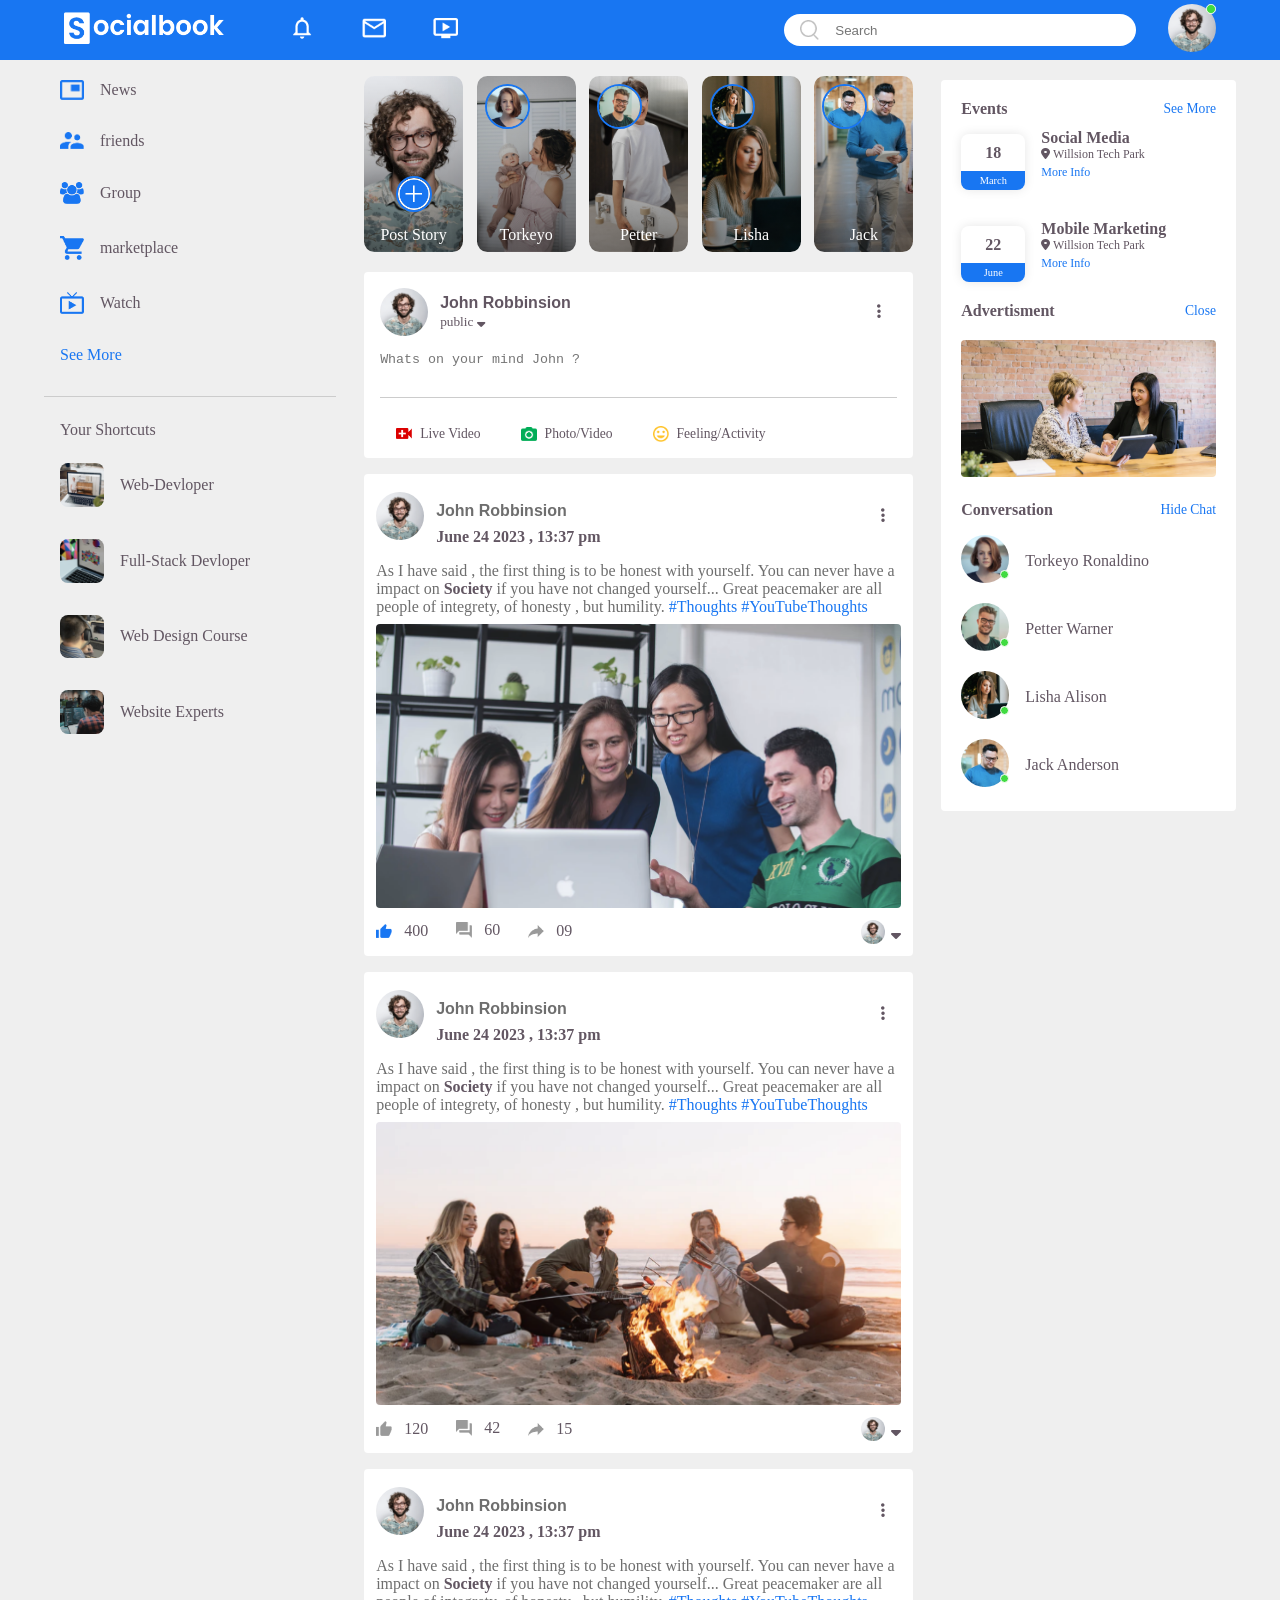
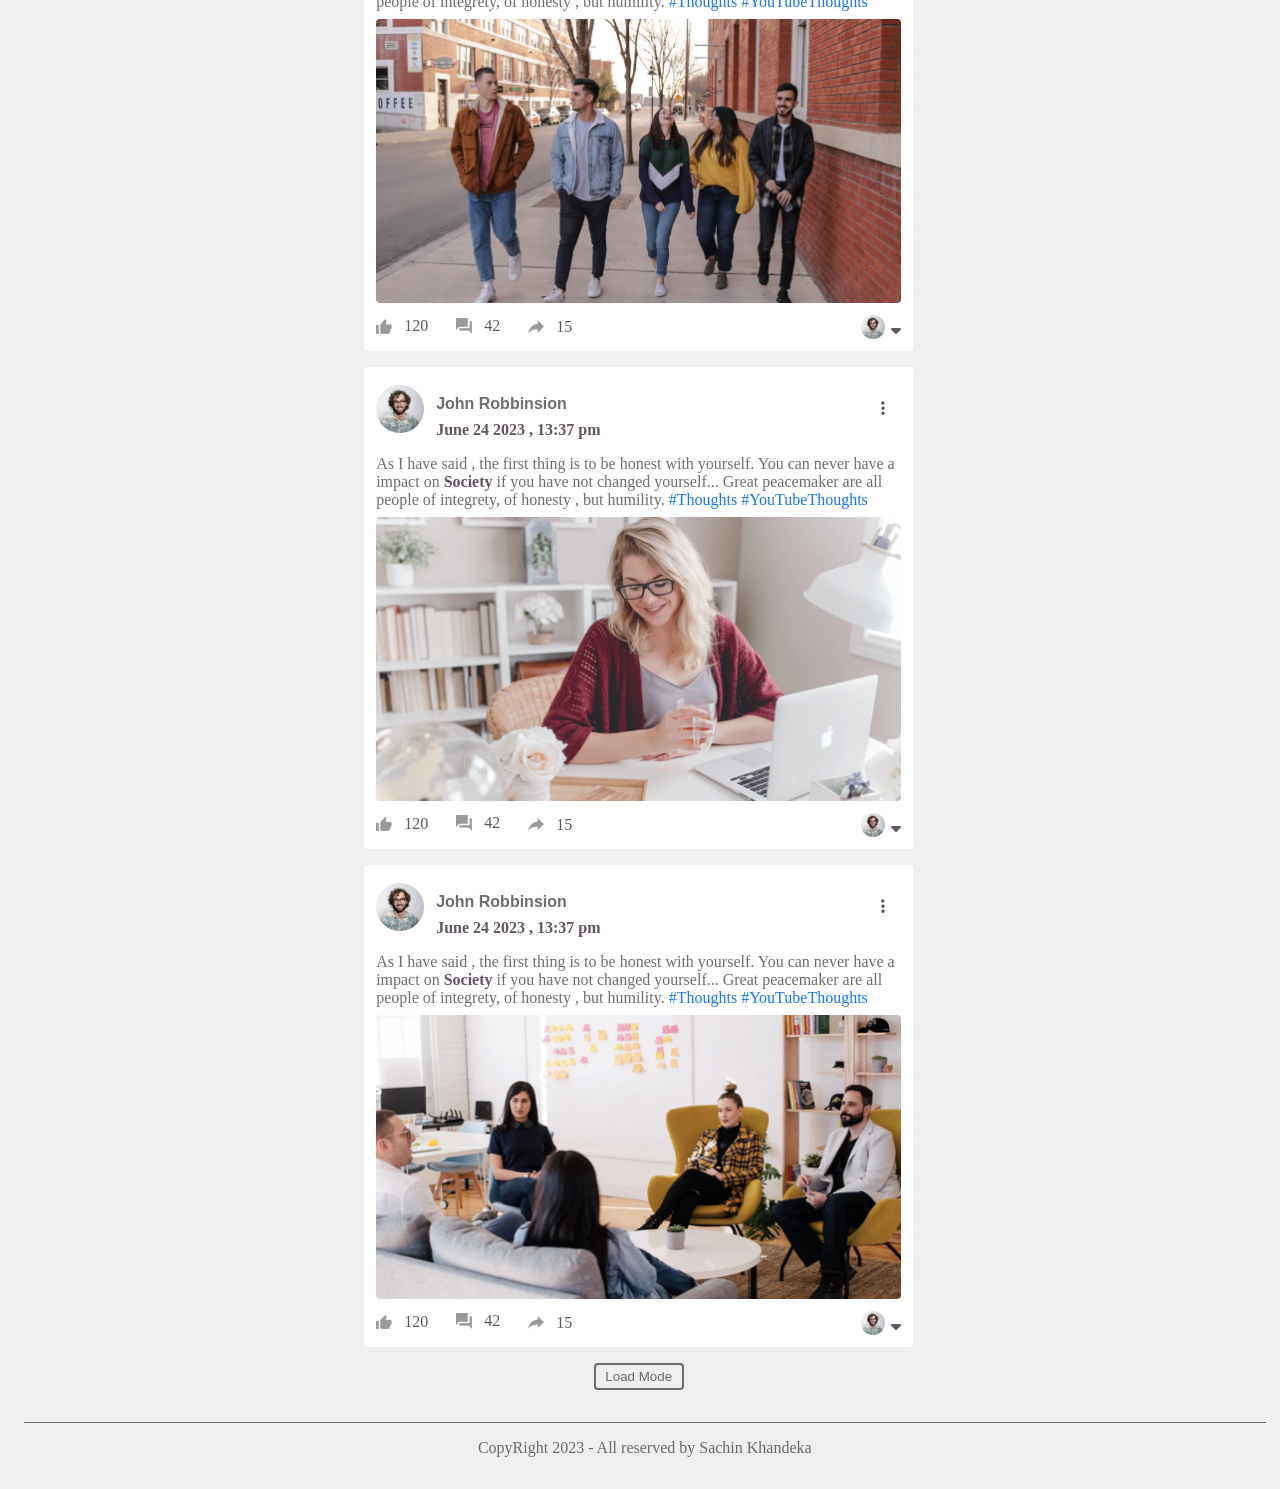
<file: index.html>
<!DOCTYPE html>
<html lang="en">
<head>
    <meta charset="UTF-8">
    <meta name="viewport" content="width=device-width, initial-scale=1.0">
    <title>SocialBook</title>
    <link rel="stylesheet" href="https://cdnjs.cloudflare.com/ajax/libs/font-awesome/6.4.0/css/all.min.css" integrity="sha512-iecdLmaskl7CVkqkXNQ/ZH/XLlvWZOJyj7Yy7tcenmpD1ypASozpmT/E0iPtmFIB46ZmdtAc9eNBvH0H/ZpiBw==" crossorigin="anonymous" referrerpolicy="no-referrer" />
    <link rel="stylesheet" href="style.css">

</head>
<body>
    <!-------------Nav bar for socialbook--------------->
    <nav>
        <div class="nav-left">
            <a href="index.html">
                  <!------ Company logo --------->
            <img src="logo.png" class="logo">
            <ul>
            </a>
          
                <!------- some other imp icons -------->
                <li><img src="notification.png"></li>
                <li><img src="inbox.png"></li>
                <li><img src="video.png"></li>
            </ul>
        </div>
        <div class="nav-right">
            <!--------- Search box to enhane user experience-->
            <div class="search-box">
                <img src="search.png">
                <input type="text" placeholder="Search">
            </div>

            <!--------- your Profile (our happy users..)  ------------>
            <div class="nav-user-icon online" onclick="settingMenuToggle()">
                <img src="profile-pic.png" >
            </div>
        </div>

        <!----------- Seeting menu for user profile -------->
        <div class="setting-menu">
            <div id="dark-btn" >
                <span></span>
            </div>
            <div class="setting-menu-inner">
                <div class="user-profile">
                    <img src="profile-pic.png">
                    <div>
                        <p>John Robbinsion</p>
                        <a href="profile.html">See your Profile</a>
                    </div>
                </div>
                <hr>
                <div class="user-profile">
                    <img src="feedback.png">
                    <div>
                        <p>Give Feedback</p>
                        <a href="#">Help us to improve new  design</a>
                    </div>
                </div>
                <hr>
                <div class="settings-links">
                    <img src="setting.png" class="setting-icon">
                    <a href="#">Settings & privacy <img src="arrow.png" style="width: 0.5rem;"></a>
                </div>
                <div class="settings-links">
                    <img src="help.png" class="setting-icon">
                    <a href="#">help & Support<img src="arrow.png" style="width: 0.5rem;"></a>
                </div>
                <div class="settings-links">
                    <img src="display.png" class="setting-icon">
                    <a href="#">Display & Accessibility<img src="arrow.png" style="width: 0.5rem;"></a>
                </div>
                <div class="settings-links">
                    <img src="logout.png" class="setting-icon">
                    <a href="#">Logout<img src="arrow.png" style="width: 0.5rem;"></a>
                </div>
            </div>  
        </div>
    </nav> 
    <!----------container for content + 2sidebars----------->
    <div class="container">
        <!---------------Left-sidebar--------->
            <div class="left-sidebar">

                <!--------- important links to explore ---------->
                <div class="imp-links">
                    <a href="#"><img src="news.png">News</a>
                    <a href="#"><img src="friends.png">friends</a>
                    <a href="#"><img src="group.png">Group</a>
                    <a href="#"><img src="marketplace.png">marketplace</a>
                    <a href="#"><img src="watch.png">Watch</a>
                    <a href="#" class="see-more">See More</a>
                </div>
                <!-----------Give extra edge to your skills through some of the  courses ---------->
                <div class="shortcut-links">
                    <p>Your Shortcuts</p>
                    <a href="#"><img src="shortcut-1.png" >Web-Devloper</a>
                    <a href="#"><img src="shortcut-2.png" >Full-Stack Devloper</a>
                    <a href="#"><img src="shortcut-3.png" >Web Design Course</a>
                    <a href="#"><img src="shortcut-4.png" >Website Experts</a>
                </div>
            </div>
     
       
        <!--------------main-content----------->
        <div class="main-content">
            <!---------Story(Status)----------->
            <div class="story-gallary">
                <div class="story story0">
                    <img src="upload.png">
                    <p>Post Story</p>
                </div>        
                <div class="story story1">
                    <img src="member-1.png">
                    <p>Torkeyo</p>
                </div>
                <div class="story story2">
                    <img src="member-2.png">
                    <p>Petter</p>
                </div>     
                <div class="story story3">
                    <img src="member-3.png">
                    <p>Lisha</p>
                </div>     
                <div class="story story4">
                    <img src="member-4.png">
                    <p>Jack</p>
                </div>             
            </div>

            <!---------- post uploading part ------------>

            <div class="post-container">
                <div class="post-row">
                    <div class="user-profile">
                        <img src="profile-pic.png">
                        <div>
                            <p>John Robbinsion</p>
                            <small>public <i class="fa-solid fa-sort-down"></i></small>
                        </div>  
                    </div>
                    <a href="#"><i class="fa-solid fa-ellipsis-vertical"></i></a>
                </div>

                <!--------  textarea to write something ------->
                <div class="post-input-textarea">
                    <textarea  rows="3" placeholder="Whats on your mind John ?"></textarea>

                    <div class="add-post-links">
                        <a href="#"><img src="live-video.png">Live Video</a>
                        <a href="#"><img src="photo.png">Photo/Video</a>
                        <a href="#"><img src="feeling.png">Feeling/Activity</a>
                    </div>
                </div> 
            </div>

            <!---------- Post ulpoading part (post --1) ------------>
            <div class="post-container-post">
                <div class="post-row">
                    <div class="user-profile">
                        <img src="profile-pic.png">
                        <div>
                            <p>John Robbinsion</p>
                            <span>
                                June 24 2023 , 13:37 pm
                            </span>
                        </div>
                    </div> 
                    <a href="#"><i class="fa-solid fa-ellipsis-vertical"></i></a>
                </div>
                <p>
                    As I have said , the first thing is to be honest with yourself.
                    You can never have a impact on <span>Society</span> if you have 
                    not changed yourself... Great peacemaker are all people of integrety,
                    of honesty , but humility. <a href="#">#Thoughts </a><a href="#">#YouTubeThoughts </a>
                </p>  
                <img src="feed-image-1.png" class="post-img">
                <div class="post-row">
                    <div class="activity-icons">
                        <div><img src="like-blue.png">400</div>
                        <div><img src="comments.png">60</div>
                        <div><img src="share.png">09</div>
                    </div>
                    <div class="post-profile-icon">
                          <img src="profile-pic.png"><i class="fa-solid fa-sort-down"></i>
                    </div>
                </div>
            </div> 

            <!---------- Post2 ----------->
            <div class="post-container-post">
                <div class="post-row">
                    <div class="user-profile">
                        <img src="profile-pic.png">
                        <div>
                            <p>John Robbinsion</p>
                            <span>
                                June 24 2023 , 13:37 pm
                            </span>
                        </div>
                    </div> 
                    <a href="#"><i class="fa-solid fa-ellipsis-vertical"></i></a>
                </div>
                <p>
                    As I have said , the first thing is to be honest with yourself.
                    You can never have a impact on <span>Society</span> if you have 
                    not changed yourself... Great peacemaker are all people of integrety,
                    of honesty , but humility. <a href="#">#Thoughts </a><a href="#">#YouTubeThoughts </a>
                </p>  
                <img src="feed-image-2.png" class="post-img">
                <div class="post-row">
                    <div class="activity-icons">
                        <div><img src="like.png">120</div>
                        <div><img src="comments.png">42</div>
                        <div><img src="share.png">15</div>
                    </div>
                    <div class="post-profile-icon">
                          <img src="profile-pic.png"><i class="fa-solid fa-sort-down"></i>
                    </div>
                </div>
            </div>  

            <!-------------Post3 ------------>
            <div class="post-container-post">
                <div class="post-row">
                    <div class="user-profile">
                        <img src="profile-pic.png">
                        <div>
                            <p>John Robbinsion</p>
                            <span>
                                June 24 2023 , 13:37 pm
                            </span>
                        </div>
                    </div> 
                    <a href="#"><i class="fa-solid fa-ellipsis-vertical"></i></a>
                </div>
                <p>
                    As I have said , the first thing is to be honest with yourself.
                    You can never have a impact on <span>Society</span> if you have 
                    not changed yourself... Great peacemaker are all people of integrety,
                    of honesty , but humility. <a href="#">#Thoughts </a><a href="#">#YouTubeThoughts </a>
                </p>  
                <img src="feed-image-3.png" class="post-img">
                <div class="post-row">
                    <div class="activity-icons">
                        <div><img src="like.png">120</div>
                        <div><img src="comments.png">42</div>
                        <div><img src="share.png">15</div>
                    </div>
                    <div class="post-profile-icon">
                          <img src="profile-pic.png"><i class="fa-solid fa-sort-down"></i>
                    </div>
                </div>
            </div> 
            
            <!---------- post4 -------------->
            <div class="post-container-post">
                <div class="post-row">
                    <div class="user-profile">
                        <img src="profile-pic.png">
                        <div>
                            <p>John Robbinsion</p>
                            <span>
                                June 24 2023 , 13:37 pm
                            </span>
                        </div>
                    </div> 
                    <a href="#"><i class="fa-solid fa-ellipsis-vertical"></i></a>
                </div>
                <p>
                    As I have said , the first thing is to be honest with yourself.
                    You can never have a impact on <span>Society</span> if you have 
                    not changed yourself... Great peacemaker are all people of integrety,
                    of honesty , but humility. <a href="#">#Thoughts </a><a href="#">#YouTubeThoughts </a>
                </p>  
                <img src="feed-image-4.png" class="post-img">
                <div class="post-row">
                    <div class="activity-icons">
                        <div><img src="like.png">120</div>
                        <div><img src="comments.png">42</div>
                        <div><img src="share.png">15</div>
                    </div>
                    <div class="post-profile-icon">
                          <img src="profile-pic.png"><i class="fa-solid fa-sort-down"></i>
                    </div>
                </div>
            </div> 
            <!---------- post5 ---------------> 
            <div class="post-container-post">
                <div class="post-row">
                    <div class="user-profile">
                        <img src="profile-pic.png">
                        <div>
                            <p>John Robbinsion</p>
                            <span>
                                June 24 2023 , 13:37 pm
                            </span>
                        </div>
                    </div> 
                    <a href="#"><i class="fa-solid fa-ellipsis-vertical"></i></a>
                </div>
                <p>
                    As I have said , the first thing is to be honest with yourself.
                    You can never have a impact on <span>Society</span> if you have 
                    not changed yourself... Great peacemaker are all people of integrety,
                    of honesty , but humility. <a href="#">#Thoughts </a><a href="#">#YouTubeThoughts </a>
                </p>  
                <img src="feed-image-5.png" class="post-img">
                <div class="post-row">
                    <div class="activity-icons">
                        <div><img src="like.png">120</div>
                        <div><img src="comments.png">42</div>
                        <div><img src="share.png">15</div>
                    </div>
                    <div class="post-profile-icon">
                          <img src="profile-pic.png"><i class="fa-solid fa-sort-down"></i>
                    </div>
                </div>
            </div>  
            <button type="button" class="load-more-btn">Load Mode</button>
        </div>
        <!--------------right- sidebar--------->
            <div class="right-sidebar">
                <!--------- Events --------->
                <div class="imp-events">
                    <h4>Events</h4>
                    <a href="#">See More</a>
                </div>  
                <!--------Event 1 ----------->  
                    <div class="event">
                        <div class="left-event">
                            <h4>18</h4>
                            <span>March</span>
                        </div>
                        <div class="right-event">
                            <h4>Social Media</h4>
                            <p><i class="fa-sharp fa-solid fa-location-dot"></i> Willsion Tech Park</p>
                            <a href="#">More Info</a>
                        </div>
                    </div>

                    <!---------Event 2 -------->
                    <div class="event">
                        <div class="left-event">
                            <h4>22</h4>
                            <span>June</span>
                        </div>
                        <div class="right-event">
                            <h4>Mobile Marketing</h4>
                            <p><i class="fa-sharp fa-solid fa-location-dot"></i> Willsion Tech Park</p>
                            <a href="#">More Info</a>
                        </div>
                    </div> 

                    <!------------ Advertisment ------------->
                    <div class="imp-events">
                        <h4>Advertisment</h4>
                        <a href="#">Close</a>
                    </div> 
                    <img src="advertisement.png" class="sidebar-ads"> 
                    <div class="imp-events">
                        <h4>Conversation</h4>
                        <a href="#">Hide Chat</a>
                    </div>

                    <!------------Your online friends list ----------->
                    <div class="online-list">
                        <div class="online">
                            <img src="member-1.png">
                        </div>
                        <p>Torkeyo Ronaldino</p>
                    </div>
                    <div class="online-list">
                        <div class="online">
                            <img src="member-2.png">
                        </div>
                        <p>Petter Warner</p>
                    </div>
                    <div class="online-list">
                        <div class="online">
                            <img src="member-3.png">
                        </div>
                        <p>Lisha Alison</p>
                    </div>   
                    <div class="online-list">
                        <div class="online">
                            <img src="member-4.png">
                        </div>
                        <p>Jack Anderson</p>
                    </div>
            </div>
    </div> 
    
    <!------- footer for copyright-->
    <div class="footer">
        <p>CopyRight 2023 - All reserved by Sachin Khandeka </p>
    </div>

    <!--------Js------>
    <script src="script.js"></script>
</body>
</html>
</file>
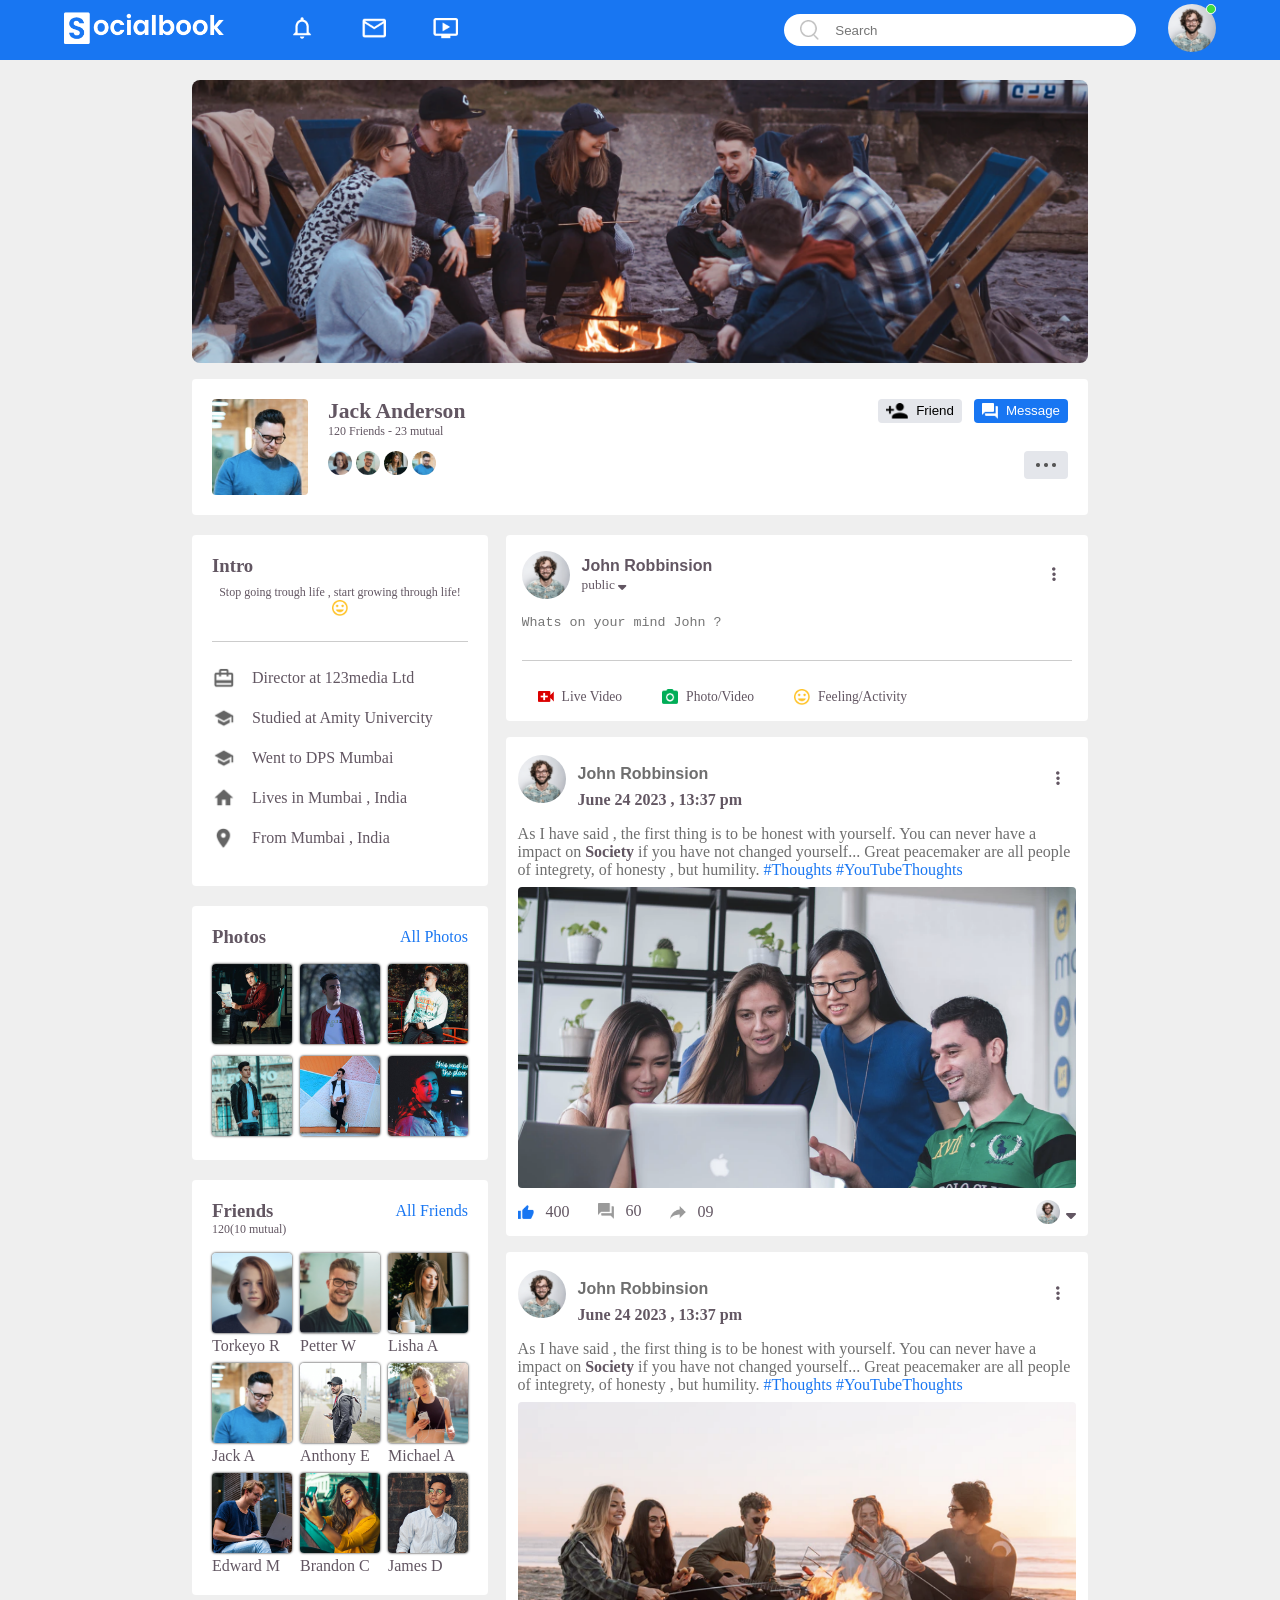
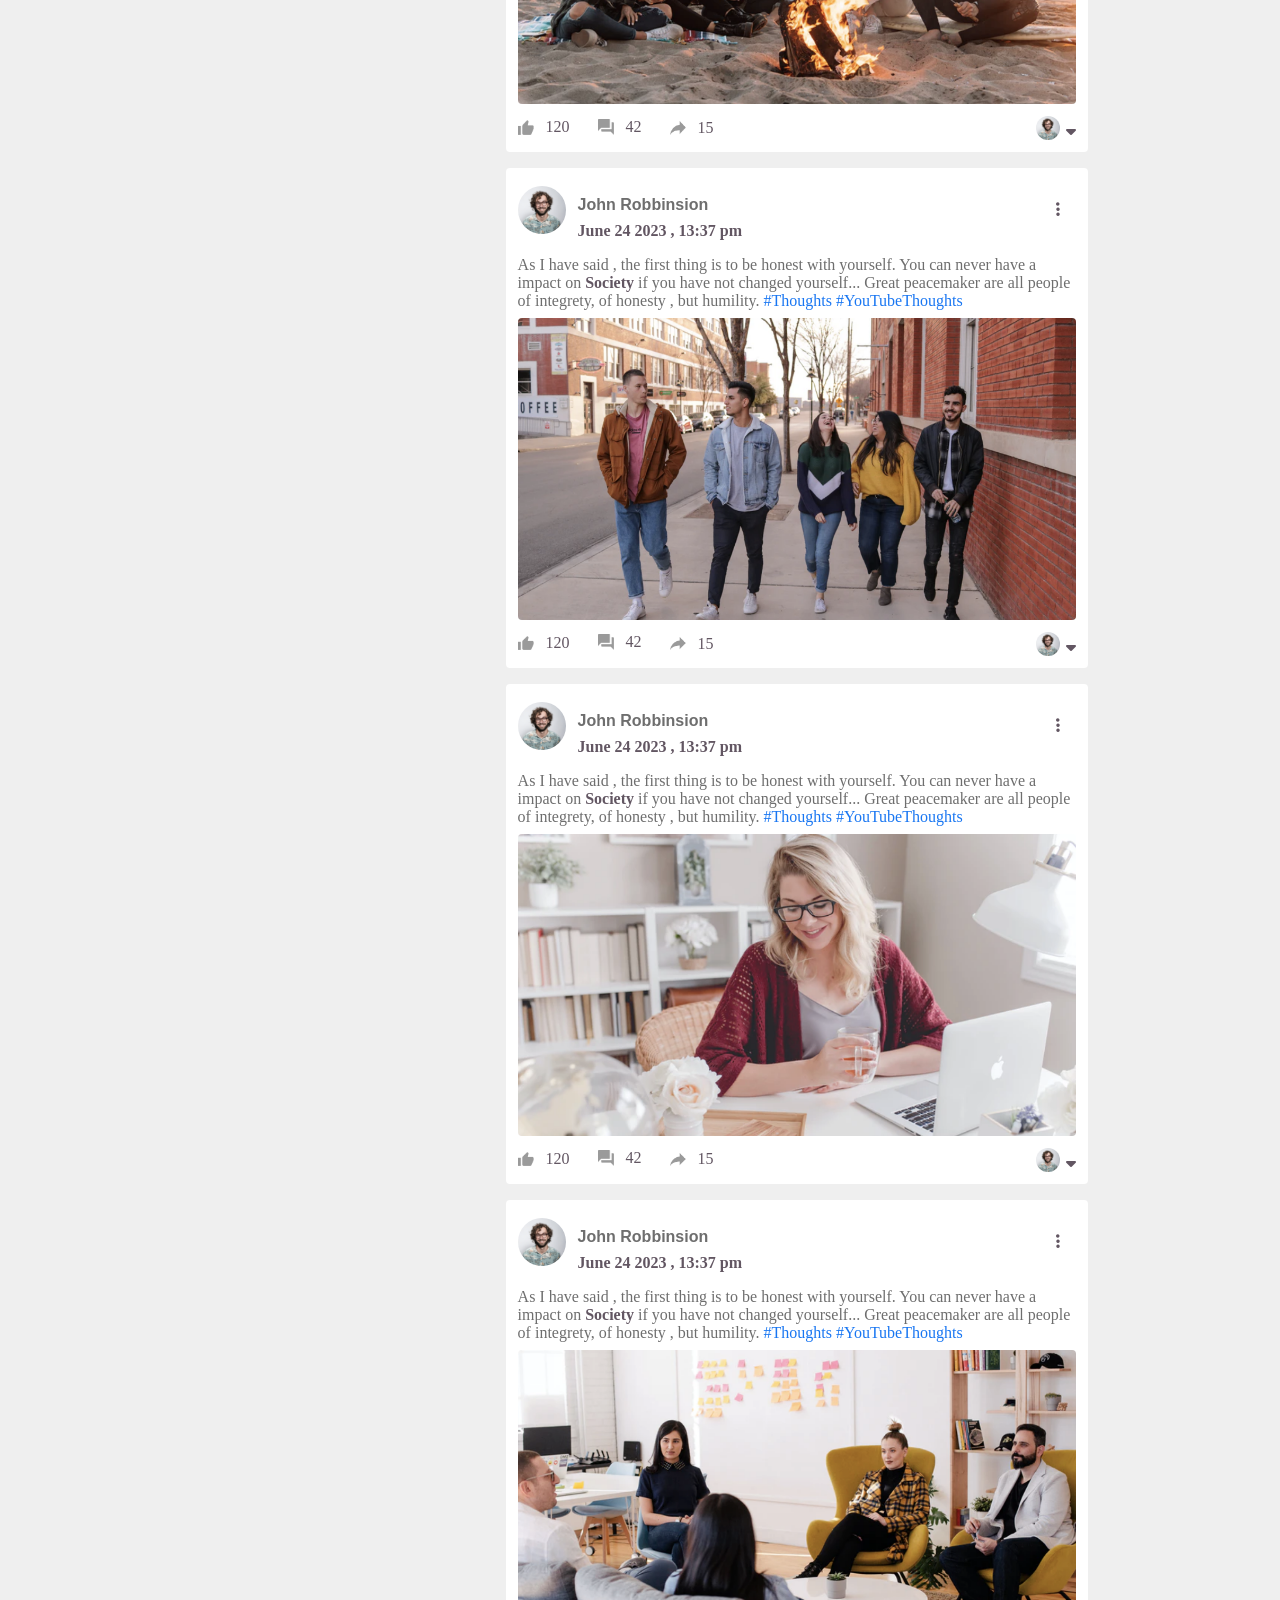
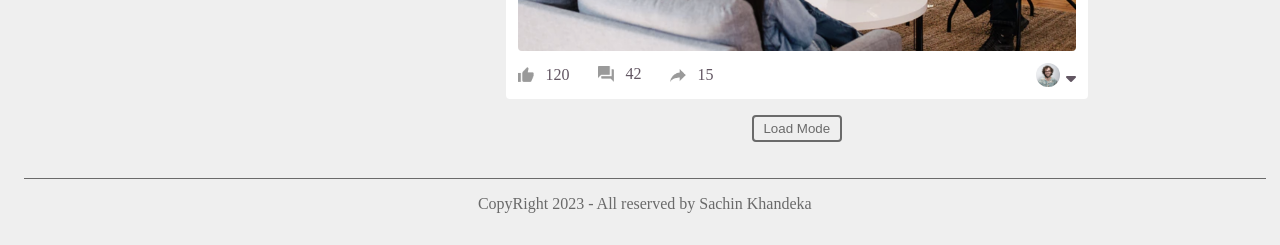
<file: profile.html>
<!DOCTYPE html>
<html lang="en">
<head>
    <meta charset="UTF-8">
    <meta name="viewport" content="width=device-width, initial-scale=1.0">
    <title>Profile-page-SocialBook</title>
    <link rel="stylesheet" href="https://cdnjs.cloudflare.com/ajax/libs/font-awesome/6.4.0/css/all.min.css" integrity="sha512-iecdLmaskl7CVkqkXNQ/ZH/XLlvWZOJyj7Yy7tcenmpD1ypASozpmT/E0iPtmFIB46ZmdtAc9eNBvH0H/ZpiBw==" crossorigin="anonymous" referrerpolicy="no-referrer" />
    <link rel="stylesheet" href="style.css">

</head>
<body>
    <!-------------Nav bar for socialbook--------------->
    <nav>
        <div class="nav-left">
            <a href="index.html">
                  <!------ Company logo-->
            <img src="logo.png" class="logo">
            </a>
          
            <ul>
                <!------- some other imp icons -------->
                <li><img src="notification.png"></li>
                <li><img src="inbox.png"></li>
                <li><img src="video.png"></li>
            </ul>
        </div>
        <div class="nav-right">
            <!--------- Search box to enhane user experience-->
            <div class="search-box">
                <img src="search.png">
                <input type="text" placeholder="Search">
            </div>

            <!--------- your Profile (our happy users..)  ------------>
            <div class="nav-user-icon online" onclick="settingMenuToggle()">
                <img src="profile-pic.png" >
            </div>
        </div>

        <!----------- Seeting menu for user profile -------->
        <div class="setting-menu">
            <div id="dark-btn" >
                <span></span>
            </div>
            <div class="setting-menu-inner">
                <div class="user-profile">
                    <img src="profile-pic.png">
                    <div>
                        <p>John Robbinsion</p>
                        <a href="profile.html">See your Profile</a>
                    </div>
                </div>
                <hr>
                <div class="user-profile">
                    <img src="feedback.png">
                    <div>
                        <p>Give Feedback</p>
                        <a href="#">Help us to improve new  design</a>
                    </div>
                </div>
                <hr>
                <div class="settings-links">
                    <img src="setting.png" class="setting-icon">
                    <a href="#">Settings & privacy <img src="arrow.png" style="width: 0.5rem;"></a>
                </div>
                <div class="settings-links">
                    <img src="help.png" class="setting-icon">
                    <a href="#">help & Support<img src="arrow.png" style="width: 0.5rem;"></a>
                </div>
                <div class="settings-links">
                    <img src="display.png" class="setting-icon">
                    <a href="#">Display & Accessibility<img src="arrow.png" style="width: 0.5rem;"></a>
                </div>
                <div class="settings-links">
                    <img src="logout.png" class="setting-icon">
                    <a href="#">Logout<img src="arrow.png" style="width: 0.5rem;"></a>
                </div>
            </div>  
        </div>
    </nav> 

    <!--------- profile Page ------------>
    <div class="profile-container">
        <img src="cover.png" class="cover">

        <div class="profile-details">
            <div class="pd-left">
                <div class="pd-row">
                    <img src="profile.png" class="pd-img">
                    <div>
                        <h3>Jack Anderson</h3>
                        <p>120 Friends - 23 mutual</p>
                        <img src="member-1.png">
                        <img src="member-2.png">
                        <img src="member-3.png">
                        <img src="member-4.png">
                    </div>
                </div>
            </div>
            <div class="pd-right">
                <button type="button"><img src="add-friends.png">Friend</button>
                <button type="button"><img src="message.png">Message</button>
                <br>
                <a href="#"><img src="more.png"></a>
            </div>
        </div>

        <div class="profile-info">


            <!-- Profile information clmn-->
            <div class="info-col">
                <div class="profile-intro">
                    <h3>Intro</h3>
                    <p class="intro-text">
                        Stop going trough life , start growing through life!
                        <img src="feeling.png" >
                    </p>
                    <hr>
                    <ul>
                        <li><img src="profile-job.png"> Director at 123media Ltd</li>
                        <li><img src="profile-study.png"> Studied at Amity Univercity</li>
                        <li><img src="profile-study.png"> Went to DPS Mumbai</li>
                        <li><img src="profile-home.png"> Lives in Mumbai , India</li>
                        <li><img src="profile-location.png"> From Mumbai , India</li>
                    </ul>
                </div>


                <div class="profile-intro">
                    <div class="tittle-box">
                        <h3>Photos</h3>
                        <a href="#">All Photos</a>
                    </div>
                   
                    <div class="photo-box">
                        <div><img src="photo1.png"></div>
                        <div><img src="photo2.png"></div>
                        <div><img src="photo3.png"></div>
                        <div><img src="photo4.png"></div>
                        <div><img src="photo5.png"></div>
                        <div><img src="photo6.png"></div>
                    </div>
                </div>

                <div class="profile-intro">
                    <div class="tittle-box">
                        <h3>Friends</h3>
                        <a href="#">All Friends</a>
                    </div>
                    <p>120(10 mutual)</p>
                   
                    <div class="friends-box">
                        <div><img src="member-1.png">Torkeyo R</div>
                        <div><img src="member-2.png">Petter W</div>
                        <div><img src="member-3.png">Lisha A</div>
                        <div><img src="member-4.png">Jack A</div>
                        <div><img src="member-5.png">Anthony E</div>
                        <div><img src="member-6.png">Michael A</div>
                        <div><img src="member-7.png">Edward M</div>
                        <div><img src="member-8.png">Brandon C</div>
                        <div><img src="member-9.png">James D</div>
                    </div>
                </div>
            </div>


            <!--post information -->
            <div class="post-col">
                <div class="post-container">
                    <div class="post-row">
                        <div class="user-profile">
                            <img src="profile-pic.png">
                            <div>
                                <p>John Robbinsion</p>
                                <small>public <i class="fa-solid fa-sort-down"></i></small>
                            </div>  
                        </div>
                        <a href="#"><i class="fa-solid fa-ellipsis-vertical"></i></a>
                    </div>
    
                    <!--------  textarea to write something ------->
                    <div class="post-input-textarea">
                        <textarea  rows="3" placeholder="Whats on your mind John ?"></textarea>
    
                        <div class="add-post-links">
                            <a href="#"><img src="live-video.png">Live Video</a>
                            <a href="#"><img src="photo.png">Photo/Video</a>
                            <a href="#"><img src="feeling.png">Feeling/Activity</a>
                        </div>
                    </div> 
                </div>
                <div class="post-container-post">
                    <div class="post-row">
                        <div class="user-profile">
                            <img src="profile-pic.png">
                            <div>
                                <p>John Robbinsion</p>
                                <span>
                                    June 24 2023 , 13:37 pm
                                </span>
                            </div>
                        </div> 
                        <a href="#"><i class="fa-solid fa-ellipsis-vertical"></i></a>
                    </div>
                    <p>
                        As I have said , the first thing is to be honest with yourself.
                        You can never have a impact on <span>Society</span> if you have 
                        not changed yourself... Great peacemaker are all people of integrety,
                        of honesty , but humility. <a href="#">#Thoughts </a><a href="#">#YouTubeThoughts </a>
                    </p>  
                    <img src="feed-image-1.png" class="post-img">
                    <div class="post-row">
                        <div class="activity-icons">
                            <div><img src="like-blue.png">400</div>
                            <div><img src="comments.png">60</div>
                            <div><img src="share.png">09</div>
                        </div>
                        <div class="post-profile-icon">
                              <img src="profile-pic.png"><i class="fa-solid fa-sort-down"></i>
                        </div>
                    </div>
                </div> 
    
                <!---------- Post2 ----------->
                <div class="post-container-post">
                    <div class="post-row">
                        <div class="user-profile">
                            <img src="profile-pic.png">
                            <div>
                                <p>John Robbinsion</p>
                                <span>
                                    June 24 2023 , 13:37 pm
                                </span>
                            </div>
                        </div> 
                        <a href="#"><i class="fa-solid fa-ellipsis-vertical"></i></a>
                    </div>
                    <p>
                        As I have said , the first thing is to be honest with yourself.
                        You can never have a impact on <span>Society</span> if you have 
                        not changed yourself... Great peacemaker are all people of integrety,
                        of honesty , but humility. <a href="#">#Thoughts </a><a href="#">#YouTubeThoughts </a>
                    </p>  
                    <img src="feed-image-2.png" class="post-img">
                    <div class="post-row">
                        <div class="activity-icons">
                            <div><img src="like.png">120</div>
                            <div><img src="comments.png">42</div>
                            <div><img src="share.png">15</div>
                        </div>
                        <div class="post-profile-icon">
                              <img src="profile-pic.png"><i class="fa-solid fa-sort-down"></i>
                        </div>
                    </div>
                </div>  
    
                <!-------------Post3 ------------>
                <div class="post-container-post">
                    <div class="post-row">
                        <div class="user-profile">
                            <img src="profile-pic.png">
                            <div>
                                <p>John Robbinsion</p>
                                <span>
                                    June 24 2023 , 13:37 pm
                                </span>
                            </div>
                        </div> 
                        <a href="#"><i class="fa-solid fa-ellipsis-vertical"></i></a>
                    </div>
                    <p>
                        As I have said , the first thing is to be honest with yourself.
                        You can never have a impact on <span>Society</span> if you have 
                        not changed yourself... Great peacemaker are all people of integrety,
                        of honesty , but humility. <a href="#">#Thoughts </a><a href="#">#YouTubeThoughts </a>
                    </p>  
                    <img src="feed-image-3.png" class="post-img">
                    <div class="post-row">
                        <div class="activity-icons">
                            <div><img src="like.png">120</div>
                            <div><img src="comments.png">42</div>
                            <div><img src="share.png">15</div>
                        </div>
                        <div class="post-profile-icon">
                              <img src="profile-pic.png"><i class="fa-solid fa-sort-down"></i>
                        </div>
                    </div>
                </div> 
                
                <!---------- post4 -------------->
                <div class="post-container-post">
                    <div class="post-row">
                        <div class="user-profile">
                            <img src="profile-pic.png">
                            <div>
                                <p>John Robbinsion</p>
                                <span>
                                    June 24 2023 , 13:37 pm
                                </span>
                            </div>
                        </div> 
                        <a href="#"><i class="fa-solid fa-ellipsis-vertical"></i></a>
                    </div>
                    <p>
                        As I have said , the first thing is to be honest with yourself.
                        You can never have a impact on <span>Society</span> if you have 
                        not changed yourself... Great peacemaker are all people of integrety,
                        of honesty , but humility. <a href="#">#Thoughts </a><a href="#">#YouTubeThoughts </a>
                    </p>  
                    <img src="feed-image-4.png" class="post-img">
                    <div class="post-row">
                        <div class="activity-icons">
                            <div><img src="like.png">120</div>
                            <div><img src="comments.png">42</div>
                            <div><img src="share.png">15</div>
                        </div>
                        <div class="post-profile-icon">
                              <img src="profile-pic.png"><i class="fa-solid fa-sort-down"></i>
                        </div>
                    </div>
                </div> 
                <!---------- post5 ---------------> 
                <div class="post-container-post">
                    <div class="post-row">
                        <div class="user-profile">
                            <img src="profile-pic.png">
                            <div>
                                <p>John Robbinsion</p>
                                <span>
                                    June 24 2023 , 13:37 pm
                                </span>
                            </div>
                        </div> 
                        <a href="#"><i class="fa-solid fa-ellipsis-vertical"></i></a>
                    </div>
                    <p>
                        As I have said , the first thing is to be honest with yourself.
                        You can never have a impact on <span>Society</span> if you have 
                        not changed yourself... Great peacemaker are all people of integrety,
                        of honesty , but humility. <a href="#">#Thoughts </a><a href="#">#YouTubeThoughts </a>
                    </p>  
                    <img src="feed-image-5.png" class="post-img">
                    <div class="post-row">
                        <div class="activity-icons">
                            <div><img src="like.png">120</div>
                            <div><img src="comments.png">42</div>
                            <div><img src="share.png">15</div>
                        </div>
                        <div class="post-profile-icon">
                              <img src="profile-pic.png"><i class="fa-solid fa-sort-down"></i>
                        </div>
                    </div>
                </div>  
                <button type="button" class="load-more-btn">Load Mode</button>
            </div>
            </div>
        </div>


    </div>
    
    <!------- footer for copyright-->
    <div class="footer">
        <p>CopyRight 2023 - All reserved by Sachin Khandeka </p>
    </div>

    <!--------Js------>
    <script src="script.js"></script>
</body>
</html>
</file>
<file: style.css>
*{
    margin: 0;
    padding: 0;
    font-family: 'popins'sans-serif;
    box-sizing: border-box;
}
:root {
    --body-color:#efefef;
    --nav-color:#1876f2;
    --bg-color:#fff;

}

.dark-theme {
    --body-color:#0a0a0a;
    --nav-color:#000;
    --bg-color:#000;

}
body {
    background-color: var(--body-color);
    transition: background 0.3s;
}
nav {
    display: flex;
    background-color: var(--nav-color);
    align-items: center;
    justify-content: space-between;
    padding: 0.25rem 5%;
    position: sticky;
    top: 0;
    z-index: 100;
}
.logo {
    width: 10rem;
    margin-right: 2.75rem;
}
.nav-left {
    display: flex;
    align-items: center;
    justify-content: center;
}
.nav-left ul li{
    list-style: none;
    display: inline-block;
}
.nav-left ul li img {
    margin: 0 1.25rem;
    width: 1.75rem;
}
.nav-right {
    display: flex;
    align-items: center;
}
.search-box  {
    margin:0 2rem ;
    width: 22rem;
    display: flex;
    background-color: #ffffff;
    border-radius: 2rem;
    align-items: center;
    height: 2rem;
}
.search-box input {
    border: none;
    width: 100%;
    margin-right: 1rem;
    background-color: transparent;
    outline: none;
   
}
.search-box img {
    height: 1.25rem;
    padding: 0 1rem;
    
}
.nav-user-icon img {
    width: 2.5rem;
    border-radius:50% ;
    cursor: pointer;

}
.online{
    position: relative;;
}
.online::after{
    content: '';
    position: absolute;
    width: 0.47rem;
    height: 0.47rem;
    background-color: #41db41;
    border: 0.09rem solid #fff;
    border-radius: 50%;
    top: 0;
    right: 0;
}

/* container - 2sidebars  + main conntent */
.container {
    display: flex;
    padding: 1rem;
    align-items: center;
}

/* -------left sidebar---------- */
.sticky-left{
    position: static;
    top:0;
    width: 25%;
}
.left-sidebar {
    position: sticky;
    top: 70px;
    margin: 0.25rem 1.75rem;
    flex-basis: 25%;
    align-self: flex-start;
}
.sticky-right{
    position: sticky;
    
    width: 25%;
}
.right-sidebar {
    position: sticky;
    top: 70px;
    margin: 0.25rem 1.75rem;
    flex-basis: 25%;
    align-self: flex-start;
    background-color: var(--bg-color);
    padding: 1.25rem;
    border-radius: 0.25rem;
    color: #625662;
}
.main-content {
    width: 47%;
    top: 1rem;
}

.imp-links a{
    text-decoration: none;
    display: flex;
    align-items: center;
    margin-bottom: 2rem;
    color: #625662;
    margin-left: 1rem;
    width: fit-content;

}

.imp-links a img {
    width: 1.5rem;
    margin-right: 1rem;
    transition:0.3s linear;
}
.imp-links a img:hover {
    width: 1.75rem;
}
.imp-links a:hover {
    color:black;
}
.imp-links a:last-child {
    color: #1876f2;
}
.imp-links  {
    border-bottom: 1px  solid  #ccc;
}

.shortcut-links a {
    text-decoration: none;
    display: flex;
    align-items: center;
    margin-bottom: 2rem;
    color: #625662;
    margin-left: 1rem;
    width: fit-content;
}
.shortcut-links a img {
    width: 2.75rem;
    margin-right: 1rem;
    border-radius: 0.5rem;
}
.shortcut-links p {
    margin: 1.5rem 0 1.5rem 1rem;
    color: #625662;
    font-weight: 500;
}

/* --------- right sidebar--------- */
.imp-events {
    display: flex;
    align-items: center;
    justify-content: space-between;
}
.imp-events a{
    text-decoration: none;
    font-size: 0.85rem;
    color: #1876f2;
    transition: 0.5s linear;
}
.imp-events a:hover {
    font-size: 1rem;
}
.imp-events h4 {
    font-size: 1rem;
    font-weight: 600;
}

.event{
    display: flex;
    align-items: center;
    margin-bottom: 1.24rem;
    
}
.left-event {
    height: 3.5rem;
    width: 4rem;
    box-shadow: 0 0 0.65rem rgba(0, 0, 0 , 0.1);
    text-align: center;
    padding-top: 0.65rem;
    margin-right: 1rem;
    margin-top: 1rem;
    border-radius: 0.5rem;
    position: relative;
    overflow: hidden;
}
.event p {
    font-size: 0.75rem;
}
.event a  {
    font-size: 0.75rem;
    text-decoration: none;
    color: #1876f2;
}


.left-event span {
    position: absolute;
    bottom: 0;
    left: 0;
    width: 100%;
    background-color:#1876f2 ;
    color: #fff;
    font-size: 0.65rem;
    padding: 0.25rem 0;
}

.sidebar-ads{
    width: 100%;
    margin-bottom: 1.25rem;
    border-radius: 0.25rem;
    margin-top: 1.25rem;
}

.online-list {
    display: flex;
    align-items: center;
    padding-top: 1rem;
}
.online img {
    width: 3rem;
    height: 3rem;
    border-radius: 50%;
}
.online-list p{
    margin-left: 1rem ;
    cursor: pointer;
}
.online-list p:hover {
    color: #000;

}
.online-list .online::after{
    top: unset;
    bottom: 0.5rem;
}

/*----------- main content-------- */

.story-gallary{
    display: flex;
    justify-content: space-between;
    margin-bottom: 1.25rem;

}
.story {
    display: flex;
    flex-basis: 18%;
    padding-top:32%;
    position: relative;
    background-image:linear-gradient(transparent, rgba(0,0,0,0.5)) ,url(status-1.png);
    background-position: center;
    background-size: cover;
    border-radius: 0.65rem;

}
.story img {
    width: 1rem;
    position: absolute;
    width: 2.8rem;
    border-radius: 50%;
    top: 0.5rem;
    left: 0.5rem;
    border: 0.15rem solid #1876f2;

}

.story p {
    position: absolute;
    bottom: 0.5rem;
    width: 100%;
    text-align: center;
    color: #fff;
    font-size: 1rem;
}
.story1 {
    background-image:linear-gradient(transparent, rgba(0,0,0,0.5)) ,url(status-2.png);
}
.story2 {
    background-image:linear-gradient(transparent, rgba(0,0,0,0.5)) ,url(status-3.png);
}
.story3 {
    background-image:linear-gradient(transparent, rgba(0,0,0,0.5)) ,url(status-4.png);
}
.story4 {
    background-image:linear-gradient(transparent, rgba(0,0,0,0.5)) ,url(status-5.png);
}
.story.story0 img {
    top: unset;
    left: 50%;
    bottom: 2.5rem;
    transform: translatex(-50%);
    width: 2.25rem;
}


/* ------------ Post bar --------- */
.post-container {
    background-color: var(--bg-color);
    width: 100%;
    border-radius: 0.25rem;
    color: #625662;
    padding: 1rem;
}
.user-profile{
    display: flex;
    align-items: center;
}
.user-profile img {
    border-radius: 50%;
    width: 3rem;
    margin-right: 0.75rem;
    
}
.user-profile p {
    font-weight: 700;
    font-family:'Gill Sans', 'Gill Sans MT', Calibri, 'Trebuchet MS', sans-serif;
}
.user-profile span{
    font-size: 1rem;
    color: #6e6e6e;
}

.post-input-textarea  textarea{
    width: 100%;
    border: 0;
    padding-top: 1rem;
    border-bottom: 0.05rem solid #ccc;
    outline: 0;
    resize: none;
    background: var(--bg-color);

}
.add-post-links {
    padding-left: 1rem;
    display: flex;
    padding-top: 1.5rem;
}
.add-post-links a {
    text-decoration: none;
    color: #625662;
    display: flex;
    margin-right: 2.5rem;
    align-items: center;
    font-size: 0.85rem;
    font-weight: 500;
    transition: linear 0.5s;
}
.add-post-links a:hover {
    font-size: 1rem;
    font-weight: 600;
}
.add-post-links a img {
    margin-right: 0.5rem;
    width: 1rem;
}

.post-container-post {
    padding: 0.75rem 0.75rem;
    margin: 1rem 0;
    background-color: var(--bg-color);
    border-radius: 0.25rem;
    width: 100%;
    color: #625662;
}
.post-container-post p{
    margin-top: 1rem;
    margin-bottom: 0.5rem;
    color: #6e6e6e;
}
.post-container-post span {
    font-weight: 600;
    color: #625662;
}
.post-container-post a {
    text-decoration: none;
    font-size: 1rem;
    color: #1876f2;
}

.post-img {
    width: 100%;
    border-radius: 0.25rem;
    margin-bottom: 0.5rem;
}

.post-row {
    display: flex;
    align-items: center;
    justify-content: space-between;

}
.activity-icons div img {
    width: 1rem;
    margin-right: 0.75rem;
}
.activity-icons div {
    display: inline-flex;
    align-items: center;
    margin-right: 1.5rem;
}
.post-profile-icon {
    display: flex;
    align-items: center;

}
.post-profile-icon img {
    width: 1.5rem;
    border-radius: 50%;
    margin-right: 0.4rem;
}

.post-row a {
    margin-right: 1rem;
    color: #625662;
}

/* button style */
.load-more-btn {
    margin: auto;
    display: block;
    padding: 0.25rem 0.60rem;
    background-color: transparent;
    color: #6a6a6a;
    border-radius: 0.25rem;
    border: 0.15rem solid #6a6a6a;
    transition: 1s linear;
    cursor: pointer;
}
.load-more-btn:hover {
    background-color: #6e6e6e;
    color: #faf8f8;
    border: 0.15rem solid #efefef;
}

/* footer */
.footer {
    color: #6a6a6a;
    text-align: center;
    margin: 1rem 1.5rem 2rem;
    width: 97%;
    border-top: 0.05rem solid #6a6a6a;
}
.footer p {
    margin-top: 1rem;
}

/* seeting menu  */
.setting-menu {
    position: absolute;
    width: 90%;
    max-width: 21rem;
    background-color: var(--bg-color);
    top: 110%;
    right:1%;
    box-shadow: 0 0  0.65rem rgba(0, 0, 0, 0.4);
    overflow: hidden;
    border-radius: 0.25rem;
    max-height: 0;
    transition: max-height 0.3s ;
}
.setting-menu-height {
    max-height: 450px;
}
.user-profile a {
    font-size: 0.85rem;
    color: #1876f2;
    text-decoration: none;
}

.setting-menu-inner {
    padding: 1rem;
}
.setting-menu-inner  hr{
    margin: 1rem 0 ;
    background-color: #6a6a6a;
}

.settings-links {
    display: flex;
    align-items: center;
    margin: 1rem 0 ;
}
.settings-links .setting-icon {
    width: 2.25rem;
    border-radius: 50%;
    margin-left: 1rem;
    transition: linear 0.3s;
    cursor: pointer;
}
.settings-links .setting-icon:hover {
    width: 2.5rem;

}
.settings-links a {
    display: flex;
    flex:1;
    align-items: center;
    justify-content: space-between;
    text-decoration: none;
    color: #1876f2;
    padding: 0 1rem;
}
/* mode button */
#dark-btn {
    position: absolute;
    top: 1.25rem;
    right: 1.25rem;
    background: #ccc;
    width: 2.70rem;
    border-radius: 1rem;
    padding: 0.15rem 0.20rem;
    cursor: pointer;
    display: flex;
    transition:padding-left 0.5s , background 0.5s ;

}
#dark-btn span {
    width: 1.15rem;
    height: 1.15rem;
    background: #fff;
    border-radius: 50%;
    display: inline-block;

}
#dark-btn.dark-btn-on {
    padding-left: 1.5rem;
    background: #575656;

}


/* ---------- Profile page Style --------------*/
.profile-container {
    padding: 1.25rem 15%;
    color: #625662;

}
.cover {
    width: 100%;
    border-radius: 0.5rem;
    margin-bottom: 0.75rem;
}
.profile-details {
    background-color: var(--bg-color);
    padding: 1.25rem;
    border-radius: 0.25rem;
    display: flex;
    align-items: flex-start;
    justify-content: space-between;

}
.pd-row {
    display: flex;
    align-items: flex-start;
}
.pd-img {
    width: 6rem;
    margin-right: 1.25rem;
    border-radius: 0.25rem;
}
.pd-row div h3 {
    font-size: 1.35rem;
    font-weight: 600;
}
.pd-row div p {
    font-size: 0.75rem;

}
.pd-row div img {
    width: 1.5rem;
    border-radius: 50%;
    margin-top: 0.75rem;
}
.pd-right button {
    background-color: #1876f2;
    border: 0;
    outline: 0;
    padding: 0.25rem 0.5rem;
    display: inline-flex;
    align-items: center;
    color: #fff;
    border-radius: 0.25rem;
    margin-left: 0.5rem;
    cursor: pointer;
}
.pd-right button img {
    height: 1rem;
    margin-right: 0.5rem;
}
.pd-right button:first-child {
    background-color: #e4e6eb;
    color: #000;
}
.pd-right {
    text-align: right;
}
.pd-right a {
    background-color: #e4e6eb;
    border-radius: 0.25rem;
    padding: 0.75rem;
    display: inline-flex;
    margin-top: 1.75rem;

}
.pd-right a img {
    width: 1.25rem;

}

.profile-info {
    display: flex;
    align-items: flex-start;
    justify-content: space-between;
    margin-top: 1.25rem;

}
.info-col {
    flex-basis: 33%;
}
.post-col {
    flex-basis: 65%;
}

.profile-intro {
    background-color: var(--bg-color);
    padding: 1.25rem;
    margin-bottom: 1.25rem;
    border-radius: 0.25rem;

}
.profile-intro h3  {
    font-weight: 600;
}
.intro-text {
    text-align: center;
    margin: 0.5rem 0 ;
    font-size: 1rem;
}
.intro-text img {
    width: 1rem;
    margin-bottom: -0.15rem;
}
.profile-intro hr {
    border: 0;
    height: 0.05rem;
    background-color: #ccc;
    margin: 1.5rem 0 ;

}

.profile-intro ul li {
    list-style: none;
    font-size: 1rem;
    margin: 1rem 0;
    display: flex;
    align-items: center;
}
.profile-intro ul li img {
    width: 1.5rem;
    margin-right: 1rem;
}

.tittle-box {
    display: flex;
    align-items: center;
    justify-content: space-between;
}
.tittle-box a {
    text-decoration: none;
    color: #1876f2;
    font-size: 1rem;
}
.photo-box {
    display: grid;
    grid-template-columns:repeat(3 , auto) ;
    grid-gap: 0.5rem;
    margin-top: 1rem;
}
.photo-box div img {
    width: 100%;
    cursor: pointer;
    width: 5rem;
    border-radius: 0.25rem;
    box-shadow: 0 0 0.15rem #000;
    transition: 0.15s linear;
}
.photo-box div img:hover {
    box-shadow: 0.15rem 0.15rem 0.5rem #000;
}
.profile-intro p {
    font-size: 0.75rem;

}
.friends-box {
    display: grid;
    grid-template-columns: repeat(3,auto);
    grid-gap: 0.5rem;
    margin-top: 1rem;
}
.friends-box div img {
    width: 100%;
    cursor: pointer;
    width: 5rem;
    border-radius: 0.25rem;
    box-shadow: 0 0 0.15rem #000;
    transition: 0.15s linear;
}
.friends-box div img:hover {
    box-shadow: 0.15rem 0.15rem 0.5rem #000;
}



/*--------------------- media query for home page ------- ------- */
@media(max-width:900px) {
    .right-sidebar {
        display: none;
    }
    .left-sidebar {
        display: none;
    }
    nav{
        flex-wrap: wrap;
    }
    .search-box {
        display: none;
    }
    .logo{
        width: 110px;
        margin-right: 20px;
    }
    .nav-left ul li {
        width: 20px;
        margin: 0 8px;
    }
    .nav-user-icon img {
        width: 2rem;
        height: 2rem;

    }
    .add-post-links {
        flex-wrap: wrap;
    }
    .main-content {
        flex-basis: 100%;
    }
    .story img {
        width: 1.55rem;
    }
    .story p {
        font-size: 0.65rem;
    }
   .add-post-links a {
    margin-right: 0.75rem;
    font-size: 0.65rem ;
   }
   .add-post-links a img {
    width: 1rem;
    margin-right: 0.25rem;
   }
   .profile-container {

   }
}


/* --------------- media query for profile page ------------- */
@media(max-width:900px) {
    .profile-container {
        padding: 1rem 5%;
    }
    .profile-details {
        flex-wrap: wrap;
    }
    .pd-right{
        text-align: left;
        margin-top: 1rem;
    }
    .profile-info {
        flex-wrap: wrap;
    }
    .info-col {
        flex-basis: 100%;
    }
    .post-col {
        flex-basis: 100%;
    }
}
</file>
